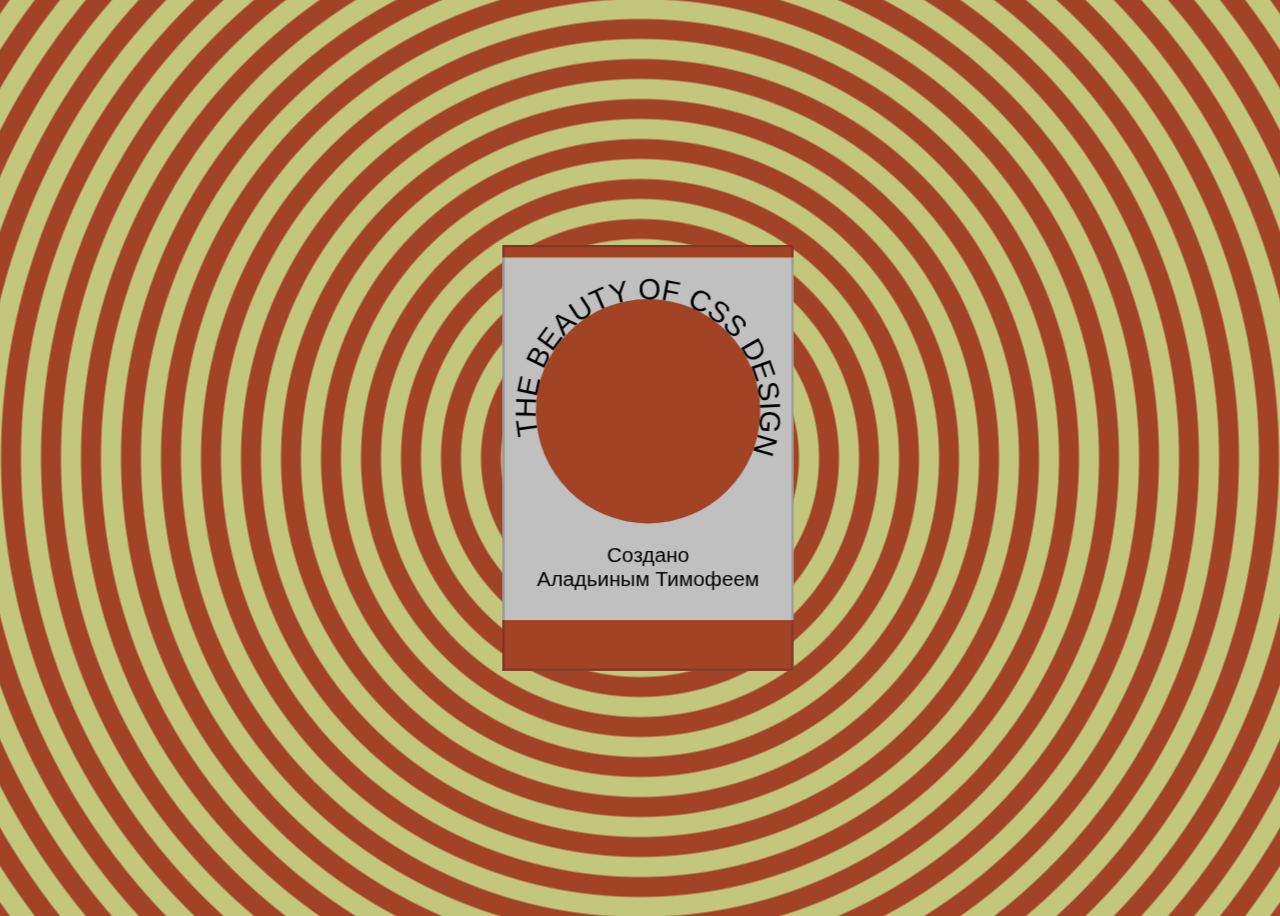
<file: example2/INS/3D/main.html>
<!DOCTYPE html>
<html lang="ru">

<head>
    <meta charset="UTF-8">
    <meta name="viewport" content="width=device-width, initial-scale=1.0">
    <meta http-equiv="X-UA-Compatible" content="ie=edge">
    <title></title>
    <link rel="stylesheet" type="text/css" href="style.css">
    <style></style>
</head>

<body>
    <div class="container">
        <div class="front">
            <div style="position: absolute; top: 0; left: 0; right: 0; height: 3%; background: #A24325"></div>
            <div style="position: absolute; bottom: 0; left: 0; right: 0; height: 12%; background: #A24325"></div>
            <div style="position: absolute; top: 70%; left: 0; right: 0; text-align: center; font-size: 20px;">
                Создано<br> Аладьиным Тимофеем
            </div>
            <svg viewBox="0 0 70 70" width="100%" style="position: absolute; top: 20px">
                <path d="
                M 35 62 
                A 27 27, 0, 1, 1, 35 8
                A 27 27, 0, 1, 1, 35 62
                Z
            " fill="#A24325" id="mytext" />
                <text style="font-family: inherit; font-size: 7px;">
                    <textPath xlink:href="#mytext" startOffset="21.5%">THE BEAUTY OF CSS DESIGN</textPath>
                </text>
            </svg>
        </div>
        <div class="back">
            <div style="position: absolute; top: 0; left: 0; right: 0; height: 3%; background: #A24325"></div>
            <div style="position: absolute; bottom: 0; left: 0; right: 0; height: 12%; background: #A24325"></div>
            <div style="position: absolute; top: 70%; left: 0; right: 0; text-align: center; font-size: 20px;">
                Создано<br> Аладьиным Тимофеем
            </div>
            <svg viewBox="0 0 70 70" width="100%" style="position: absolute; top: 20px">
                <path d="
                M 35 62 
                A 27 27, 0, 1, 1, 35 8
                A 27 27, 0, 1, 1, 35 62
                Z
            " fill="#A24325" id="mytext" />
                <text style="font-family: inherit; font-size: 7px;">
                    <textPath xlink:href="#mytext" startOffset="21.5%">THE BEAUTY OF CSS DESIGN</textPath>
                </text>
            </svg>
        </div>
        <div class="left">
            <div style="position: absolute; top: 0; left: 0; right: 0; height: 3%; background: #A24325"></div>
            <div style="position: absolute; bottom: 0; left: 0; right: 0; height: 12%; background: #A24325"></div>
        </div>
        <div class="right">
            <div style="position: absolute; top: 0; left: 0; right: 0; height: 3%; background: #A24325"></div>
            <div style="position: absolute; bottom: 0; left: 0; right: 0; height: 12%; background: #A24325"></div>
        </div>
        <div class="top">

        </div>
        <div class="bottom" style="font-size: 6px; padding: 4px; text-align: right;">
            Lorem ipsum dolor sit amet, consectetur adipiscing elit, sed do eiusmod tempor incididunt ut labore et dolore magna aliqua. Ut enim ad minim veniam, quis nostrud exercitation ullamco laboris nisi ut aliquip ex ea commodo consequat. Duis aute irure dolor in reprehenderit in voluptate velit esse cillum dolore eu fugiat nulla pariatur. Excepteur sint occaecat cupidatat non proident, sunt in culpa qui officia deserunt mollit anim id est laborum.
        </div>
    </div>
</body>
</file>
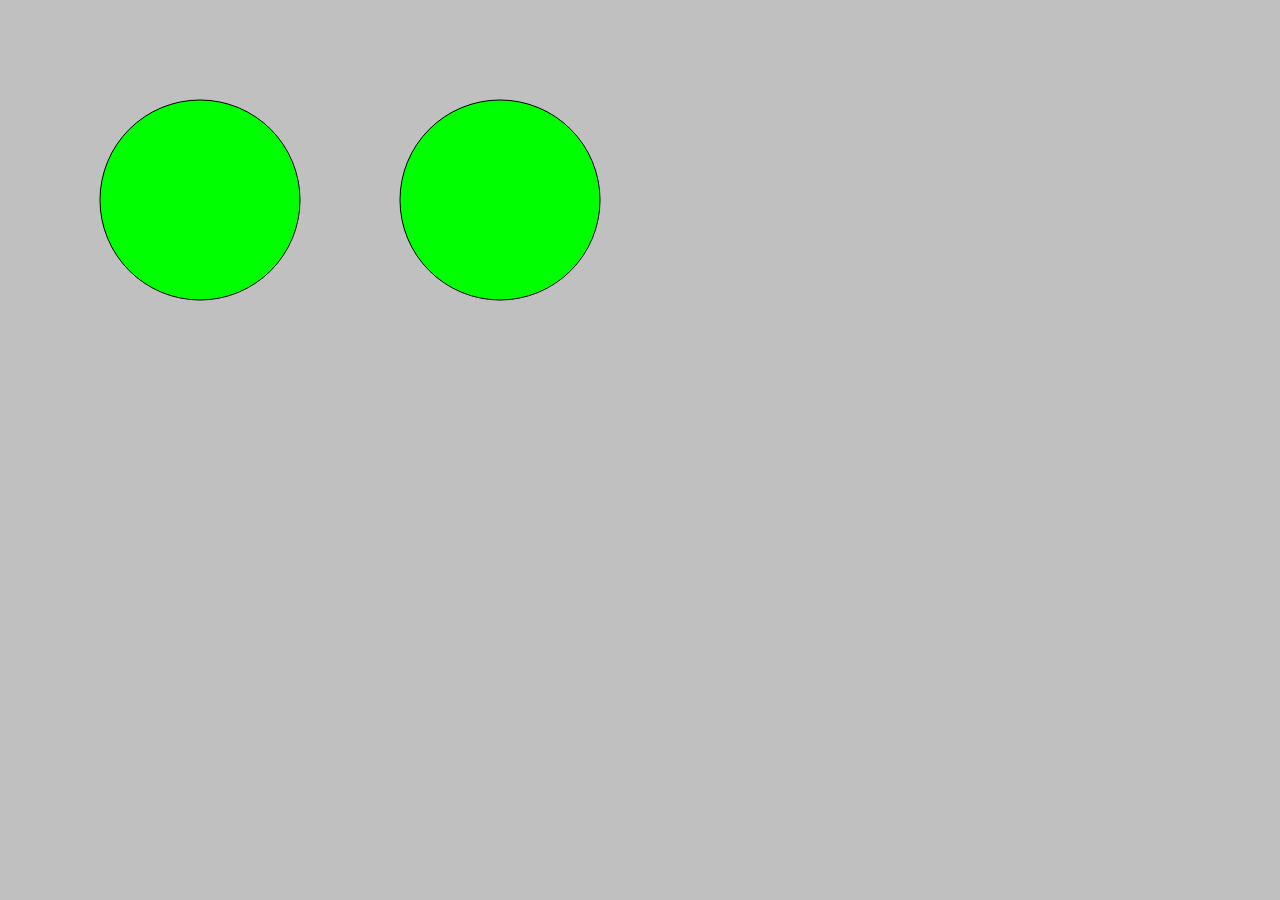
<file: example2/INS/balls1/main.html>
<!DOCTYPE html>
<html lang="ru">
<head>
    <meta charset="UTF-8">
    <meta name="viewport" content="width=device-width, initial-scale=1.0">
    <meta http-equiv="X-UA-Compatible" content="ie=edge">
    <title>points1</title>
    <style>
        * {
            box-sizing: border-box;
            margin: 0;
            background: rgb(192, 192, 192);
            overflow: hidden;
        }
        #wrapper {
            width: 100vw;
            height: 100vh;
        }
        .ball {
            position: absolute;
            border: 1px solid black;
            border-radius: 50%;
            width: 100px;
            height: 100px;
            background: rgba(255, 0, 0, 0.25);
        }
    </style>
</head>
<body>
    <div id="wrapper">
        <canvas id="maincanvas" style="width: 2000px; height: 2000px; border: black solid 0px;" width="2000px" height="2000px"></canvas>
    </div>
</body>
<script src="code.js"></script>
</html>
</file>
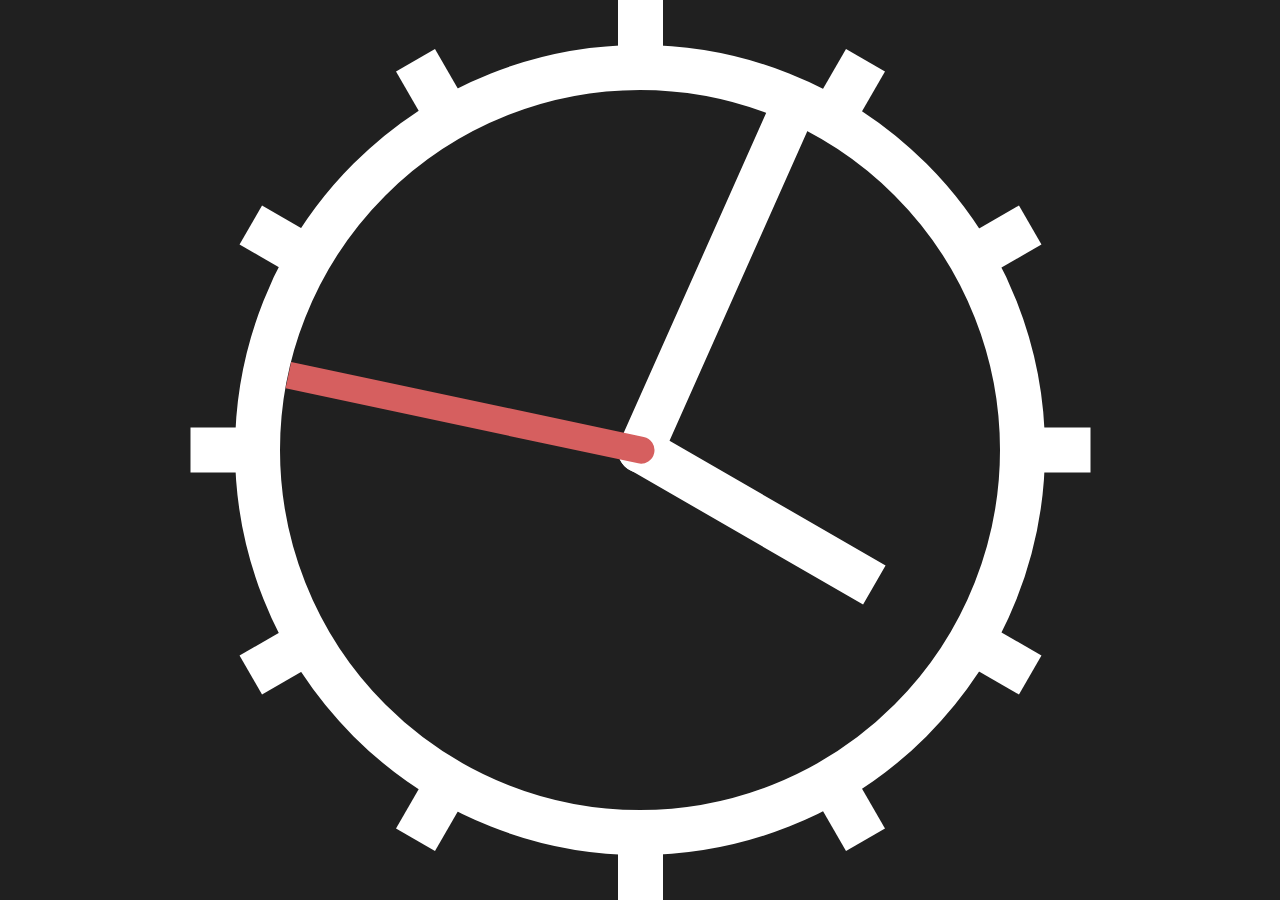
<file: example2/INS/clocks/clock1.html>
<!DOCTYPE html>
<html lang="ru">

<head>
    <link rel="shortcut icon" href="IMG/icon.gif" type="image/gif">
    <meta charset="UTF-8">
    <meta name="viewport" content="width=device-width, initial-scale=1.0">
    <meta http-equiv="X-UA-Compatible" content="ie=edge">
    <title>Проект Аладьина Тимофея 9 "Б"</title>
    <link rel="stylesheet" type="text/css" href="../../main_style/colors/color1.css">
    <style>
        :root {
            --first-color: var(--text-color2);
            --second-color: var(--background2);
        }
        body {
            background: var(--second-color);
        }
        *, *::after, *::before {
            box-sizing: border-box;
            font-family: Arial, Helvetica, sans-serif;
            font-size: 24px;
            background-size: 100% 100%;
            background-repeat: no-repeat;
            background-attachment: fixed;
            transition: background-image 2s;
        }

        .lines {
            position: absolute;
            width: 5vh;
            height: 50vh;
            top: 0;
            left: calc(50vw - 2.5vh);
            transform-origin: 50% 100%;
            transform: rotate(calc(30deg * 1));
            background: var(--first-color);
        }
        .lines:nth-child( 1) {transform: rotate(calc(30deg *  1));}
        .lines:nth-child( 2) {transform: rotate(calc(30deg *  2));}
        .lines:nth-child( 3) {transform: rotate(calc(30deg *  3));}
        .lines:nth-child( 4) {transform: rotate(calc(30deg *  4));}
        .lines:nth-child( 5) {transform: rotate(calc(30deg *  5));}
        .lines:nth-child( 6) {transform: rotate(calc(30deg *  6));}
        .lines:nth-child( 7) {transform: rotate(calc(30deg *  7));}
        .lines:nth-child( 8) {transform: rotate(calc(30deg *  8));}
        .lines:nth-child( 9) {transform: rotate(calc(30deg *  9));}
        .lines:nth-child(10) {transform: rotate(calc(30deg * 10));}
        .lines:nth-child(11) {transform: rotate(calc(30deg * 11));}
        .lines:nth-child(12) {transform: rotate(calc(30deg * 12));}
        #circle {
            position: absolute;
            width: 90vh;
            height: 90vh;
            top: 5vh;
            left: calc(50vw - 45vh);
            border: solid var(--first-color) 5vh;
            background: var(--second-color);
            border-radius: 50%;
        }
        #hour_array {
            position: absolute;
            width: 5vh;
            height: 32.5vh;
            top: 20vh;
            left: calc(50vw - 5vh / 2);
            transform-origin: 50% calc(100% - 5vh / 2);
            border-radius: 0 0 100vw 100vw;
            background: var(--first-color);
        }
        #minute_array {
            position: absolute;
            width: 5vh;
            height: 45vh;
            top: 7.5vh;
            left: calc(50vw - 5vh / 2);
            transform-origin: 50% calc(100% - 5vh / 2);
            border-radius: 0 0 100vw 100vw;
            background: var(--first-color);
        }
        #second_array {
            position: absolute;
            width: 3vh;
            height: 41.5vh;
            top: 10vh;
            left: calc(50vw - 3vh / 2);
            transform-origin: 50% calc(100% - 3vh / 2);
            border-radius: 0 0 100vw 100vw;
            background: var(--my-red);
        }
    </style>
</head>
<body>
    <div class='lines'></div>
    <div class='lines'></div>
    <div class='lines'></div>
    <div class='lines'></div>
    <div class='lines'></div>
    <div class='lines'></div>
    <div class='lines'></div>
    <div class='lines'></div>
    <div class='lines'></div>
    <div class='lines'></div>
    <div class='lines'></div>
    <div class='lines'></div>
    <div id='circle'></div>
    <div id='hour_array'></div>
    <div id='minute_array'></div>
    <div id='second_array'></div>
</body>
<script>
    setInterval(function() {
        document.querySelector('#hour_array').style.transform='rotate(calc(360deg / 12 * '+(new Date().getHours())+'))';
        document.querySelector('#minute_array').style.transform='rotate(calc(360deg / 60 * '+(new Date().getMinutes())+'))';
        document.querySelector('#second_array').style.transform='rotate(calc(360deg / 60 * '+(new Date().getSeconds())+'))';
    }, 1);
</script>
</html>
</file>
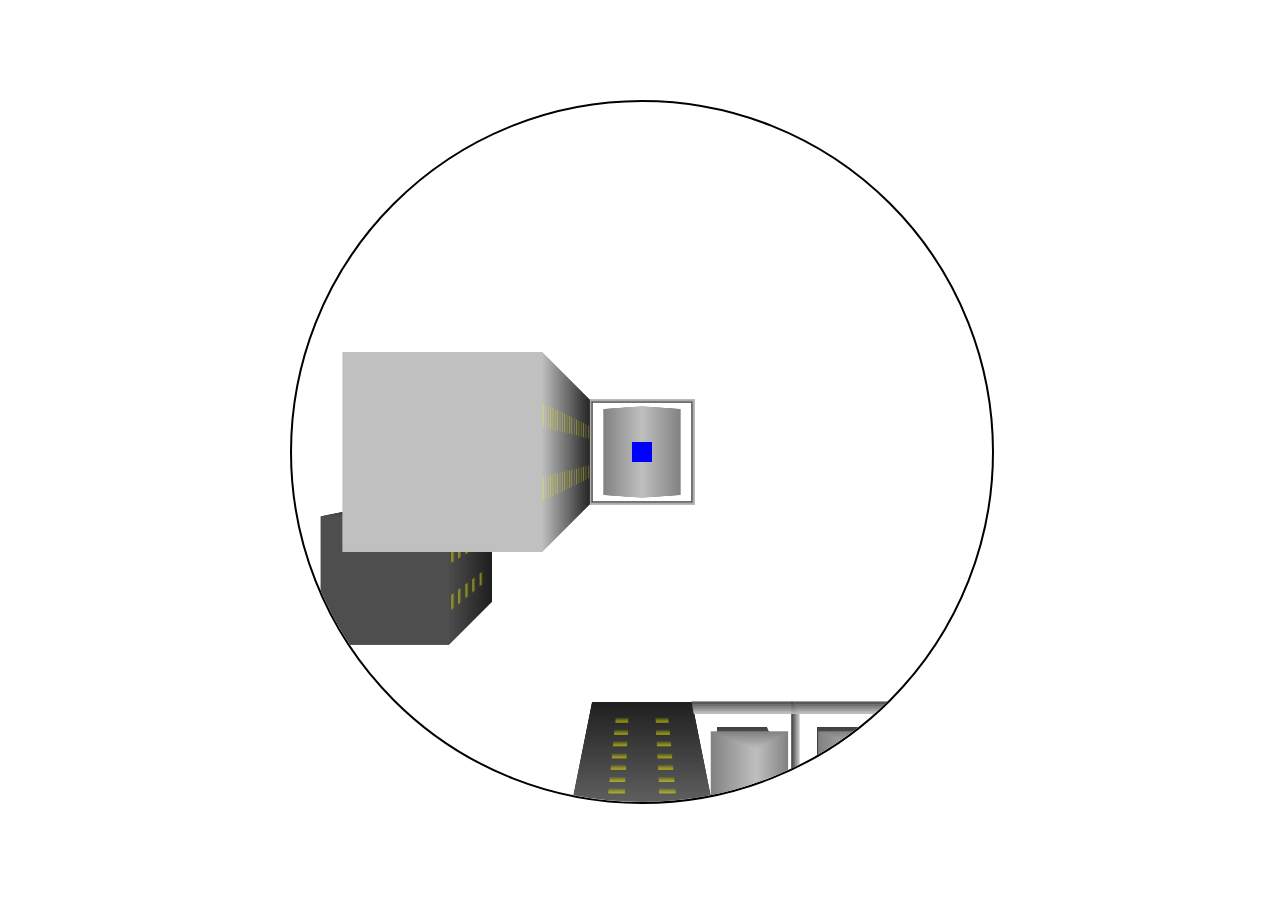
<file: example2/INS/game1/main.html>
<!DOCTYPE html>
<html lang="ru">
<head>
    <meta charset="UTF-8">
    <meta name="viewport" content="width=device-width, initial-scale=1.0">
    <meta http-equiv="X-UA-Compatible" content="ie=edge">
    <title>Document</title>
</head>
<body style="background: white;">
    <div style="border: solid 2px; width: 700px; height: 700px; border-radius: 10000px; position: absolute; top: calc(50% - 350px); left: calc(50% - 350px); overflow: hidden; background: white;">
        <div style='background: blue; width: 20px; height: 20px; position: absolute; top: 340px; left: 340px;'></div>
        <canvas id="main_canvas" width="700px" height="700px" style="width: 700px; height: 700px;"></canvas>
    </div>
    <script>
        var pause_flag=true;
        var main=document.getElementById('main_canvas');
        var main_canvas=main.getContext('2d');

        var arr_2d=new Array(Math.pow(700, 2));
        var speed_forward=0.1;
        var speed_forward_max=3;
        var braking_flag=0;
        var speed_angle=6;
        var turning_flag=0;
        var city=new Array(7*7);
        city=[
            [[0, 000], [0, 000], [0, 000], [0, 000], [0, 000], [0, 000], [0, 000]],
            [[0, 000], [0, 000], [0, 000], [0, 100], [0, 200], [0, 000], [0, 000]],
            [[0, 000], [0, 000], [0, 000], [0, 700], [0, 000], [0, 000], [0, 000]],
            [[0, 000], [0, 000], [0, 000], [1, 000], [0, 000], [0, 000], [0, 300]],
            [[0, 000], [0, 000], [0, 000], [0, 000], [0, 000], [0, 000], [1, 000]],
            [[0, 000], [0, 000], [0, 000], [0, 000], [0, 000], [0, 000], [1, 000]],
            [[0, 000], [0, 000], [0, 000], [0, 000], [0, 000], [0, 000], [0, 000]]
        ];
        var k_see=2;
        var x_see=350;
        var y_see=350;
        var direction=0;
        var time=0;

        var house_arr=[
            function(x, y, w, h, i) {
                main_canvas.fillStyle='rgba('+(32+160/700*i)+','+(32+160/700*i)+','+(32+160/700*i)+', 1)';
                if(i%33>10 && i%33<25 && i>33) {
                    main_canvas.fillRect(x, y, w/4, h/4);
                    main_canvas.fillRect(x+w/8*3, y, w/4, h/4);
                    main_canvas.fillRect(x+w/8*6, y, w/4, h/4);

                    main_canvas.fillRect(x, y+h/8*3, w/4, h/4);
                    main_canvas.fillRect(x+w/8*6, y+h/8*3, w/4, h/4);

                    main_canvas.fillRect(x, y+h/8*6, w/4, h/4);
                    main_canvas.fillRect(x+w/8*3, y+h/8*6, w/4, h/4);
                    main_canvas.fillRect(x+w/8*6, y+h/8*6, w/4, h/4);

                    main_canvas.fillStyle='rgba(255, 255, 0, 0.1)';
                    main_canvas.fillRect(x+w/8*2, y, w/8, h);
                    main_canvas.fillRect(x+w/8*5, y, w/8, h);
                    main_canvas.fillRect(x, y+h/8*2, w, h/8);
                    main_canvas.fillRect(x, y+h/8*5, w, h/8);
                }
                else
                    main_canvas.fillRect(x, y, w, h);

            },
            function(x, y, w, h, i) {
                main_canvas.fillStyle='rgba('+(64+128/100*i)+','+(64+128/100*i)+','+(64+128/100*i)+', 1)';
                main_canvas.strokeStyle='rgba('+(64+128/33*i)+','+(64+128/33*i)+','+(64+128/33*i)+', 1)';
                if(i<=33) {
                    main_canvas.strokeRect(x, y, w, h);
                }
                if(i<=50) {
                    main_canvas.fillRect(x+w/4, y+h/4, w/2, h/2);
                }
                else if(i<=100) {
                    main_canvas.fillRect(x+w/8+(w/4*3/75*(i-50)*1.5/2), y+h/10, w/4*3-(w/4*3/75*(i-50)*1.5), h/5*4);
                } 
            }
        ];

        document.onkeydown = function(event) {
            if(event.keyCode==65) {
                turning_flag=-1;
            }
            if(event.keyCode==68) {
                turning_flag=1;
            }
            if(event.keyCode==83) {
                braking_flag=1;
            }
            if(event.keyCode==27) {
                pause_flag=!pause_flag;
            }
        }
        document.onkeyup = function(event) {
            if(event.keyCode==65 || event.keyCode==68) {
            }
            if(event.keyCode==83) {
                braking_flag=0;
            }
        }

        setInterval(function() {
            if(pause_flag==false) {
                y_see-=speed_forward*Math.cos(direction/180*Math.PI);
                x_see-=speed_forward*Math.sin(direction/180*Math.PI);
                if(!braking_flag) {
                    if(speed_forward<speed_forward_max)
                        speed_forward*=1.01;
                    if(speed_forward>speed_forward_max)
                        speed_forward=speed_forward_max;
                }
                else {
                    if(speed_forward>0.1)
                        speed_forward/=1.01;
                }
                if((turning_flag || direction%90!=0)/* && (city[x_see][])*/) { //!!!!!!!!!!!!!!!!!!!!!!!!!!!!!!!!!!!!!!
                    direction-=turning_flag*speed_angle;
                    direction+=360;
                    if(direction%90==0) turning_flag=0;
                    main.style.transform='rotate('+direction+'deg)';
                }
            }
        }, 10);
        setInterval(function() {
            main_canvas.clearRect(0, 0,700, 700);
            for(var h=0; h<700; h+=2) {
                for(var i=0; i<city.length; i++) {
                    for(var j=0; j<city[i].length; j++) {
                        if(((city[i][j][1] && city[i][j][1]>=h) || city[i][j][0]==1) && i*100>x_see-500 && i*100<x_see+500 && j*100>y_see-500 && j*100<y_see+500) {
                            house_arr[city[i][j][0]](((i*100)-x_see)/((k_see-1)*700)*((k_see-1)*700+h)+350, ((j*100)-y_see)/((k_see-1)*700)*((k_see-1)*700+h)+350, 
                                        ( ((i*100+100)-x_see)/((k_see-1)*700)*((k_see-1)*700+h) )-( ((i*100)-x_see)/((k_see-1)*700)*((k_see-1)*700+h) ), 
                                        ( ((j*100+100)-y_see)/((k_see-1)*700)*((k_see-1)*700+h) )-( ((j*100)-y_see)/((k_see-1)*700)*((k_see-1)*700+h) ), h);
                        }
                    }
                }
            }
        }, 20);
    </script>
</body>
</html>
</file>
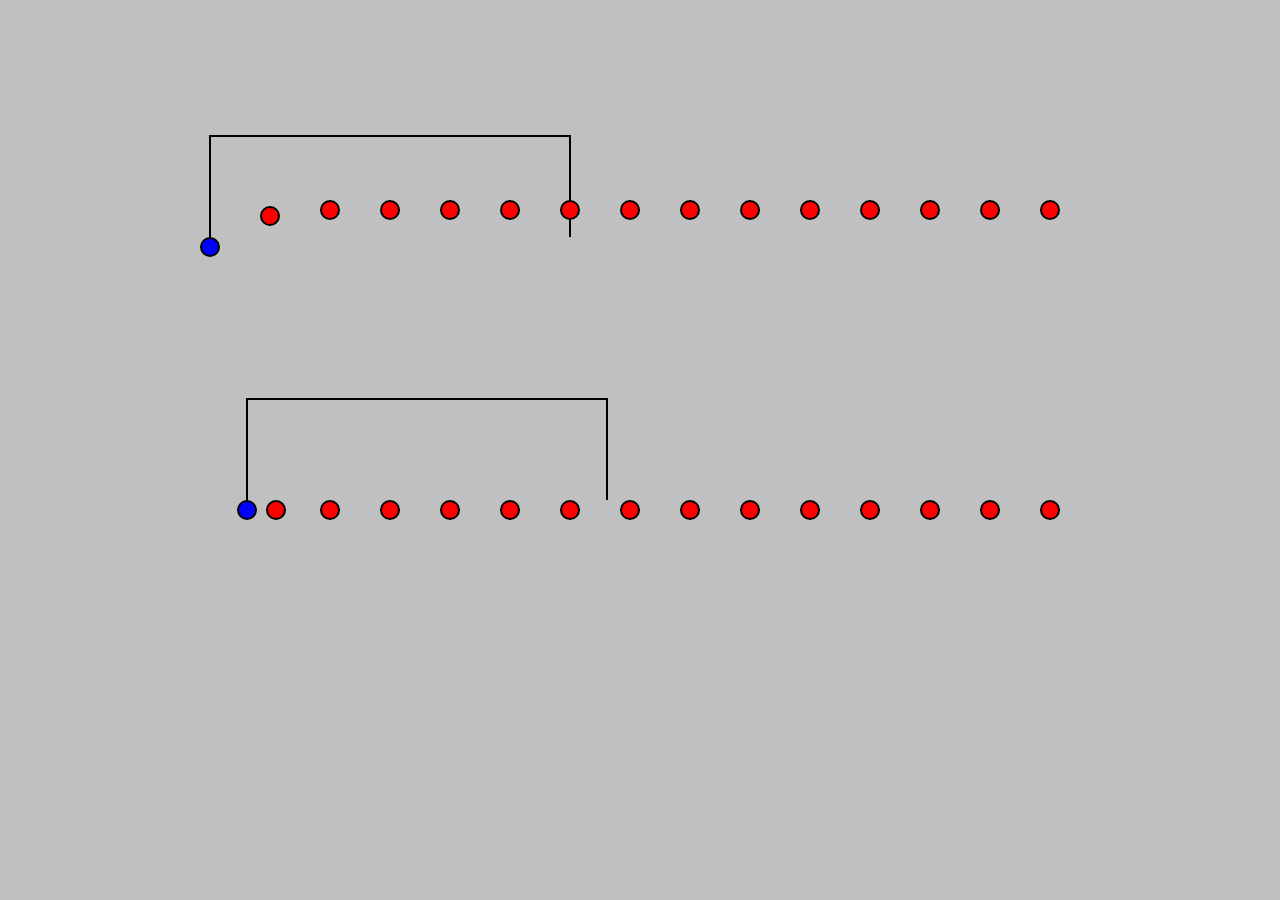
<file: example2/INS/physics1/main.html>
<!DOCTYPE html>
<html lang="ru">
<head>
    <meta charset="UTF-8">
    <meta name="viewport" content="width=device-width, initial-scale=1.0">
    <meta http-equiv="X-UA-Compatible" content="ie=edge">
    <title>points1</title>
    <style>
        * {
            box-sizing: border-box;
            margin: 0;
            background: rgb(192, 192, 192);
            overflow: hidden;
        }
        #wrapper {
            width: 100vw;
            height: 100vh;
        }
        .ball {
            position: absolute;
            border: 2px solid black;
            border-radius: 10000px;
            width: 20px;
            height: 20px;
            background: red;
        }
        .row {
            position: absolute;
            top: 0;
            left: 0;
            overflow: visible;
        }
        .active {
            background: blue;
            overflow: visible;
        }
        .active:first-child::after {
            content: '';
            display: block;
            position: absolute;
            bottom: 18px;
            left: 7px;
            width: 358px;
            height: 100px;
            background: transparent;
            border-width: 2px 2px 0 2px;
            border-style: solid;
            border-color: black;
            z-index: 0;
        }
    </style>
</head>
<body>
    <div id="wrapper">
    </div>
</body>
<script src="code.js"></script>
</html>
</file>
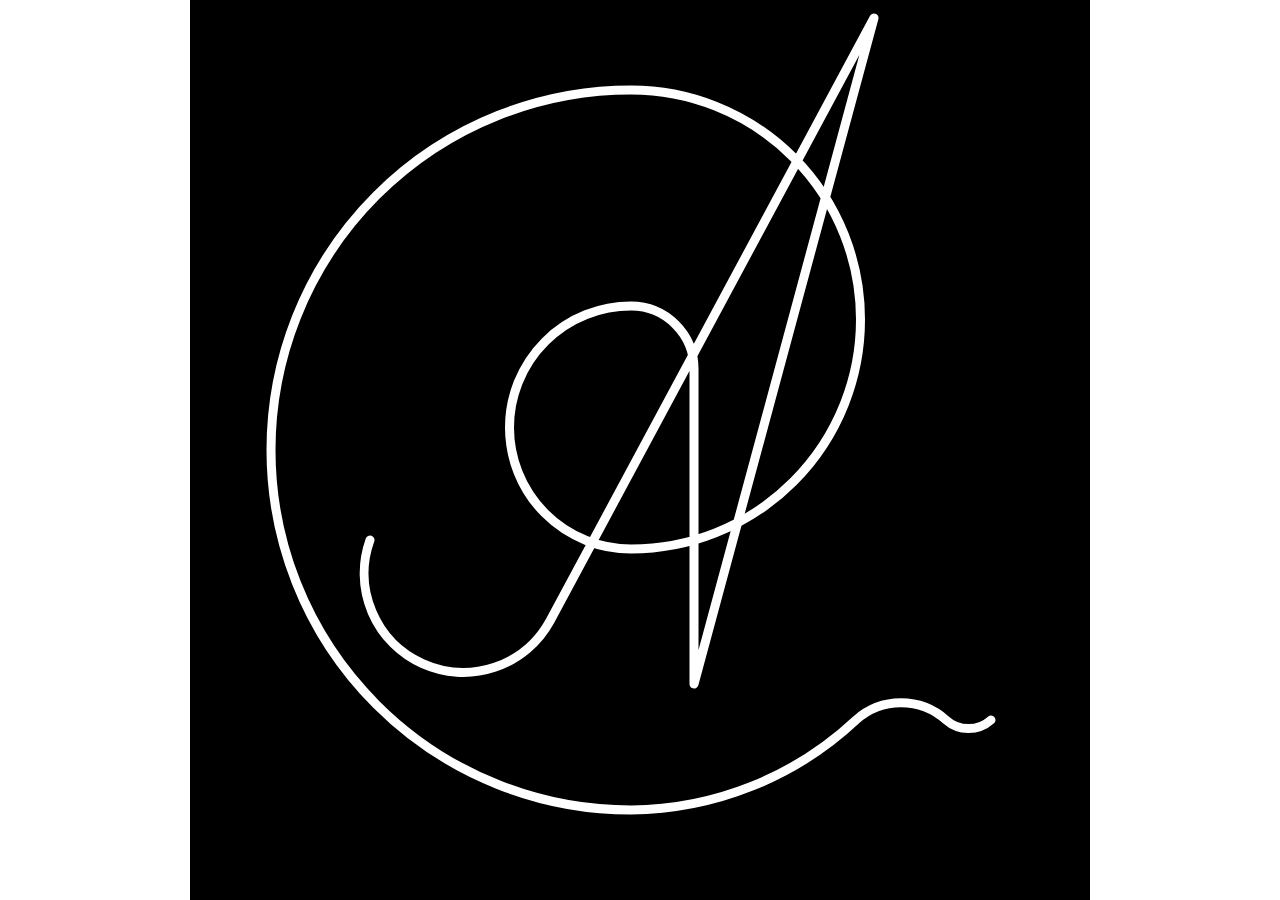
<file: example2/INS/signature/main.html>
<html>

<head>
    <title>signature</title>
</head>
<style>
    * {
        margin: 0;
        overflow: hidden;
        box-sizing: border-box;
    }
    body {
        width: 100vh;
        margin: auto;
    }
    svg>#path {
        stroke-linecap: round;
        stroke-linejoin: round;
        stroke-dasharray: 524;
    }
    svg:hover>#path {
        animation: move 4s linear;
    }
    @keyframes move {
        0% {
            stroke-dashoffset: 0;
        }
        100% {
            stroke-dashoffset: -1048;
        }
    }
</style>
</head>

<body>
    <svg viewBox="0 0 100 100" height="100%" style="background: black;">
        <path d="
        M 20 60
        A 11 11, 0, 0, 0, 40 69
        L 76 2
        L 56 76
        L 56 41
        A 7 7, 0, 0, 0, 49 34
        A 1 1, 0, 0, 0, 49 61
        A 1 1, 0, 0, 0, 49 10
        A 1 1, 0, 0, 0, 49 90
        A 37 37, 0, 0, 0, 74 80
        A 7.5 7.5, 0, 0, 1, 84 80
        A 3.75 3.75, 0, 0, 0, 89 80
        " stroke="white" fill='transparent' id="path" />
        <text style="font-family: inherit; font-size: 3px;">
            <textPath xlink:href="#path" startOffset="0"></textPath>
        </text>
    </svg>
</body>

</html>
</file>
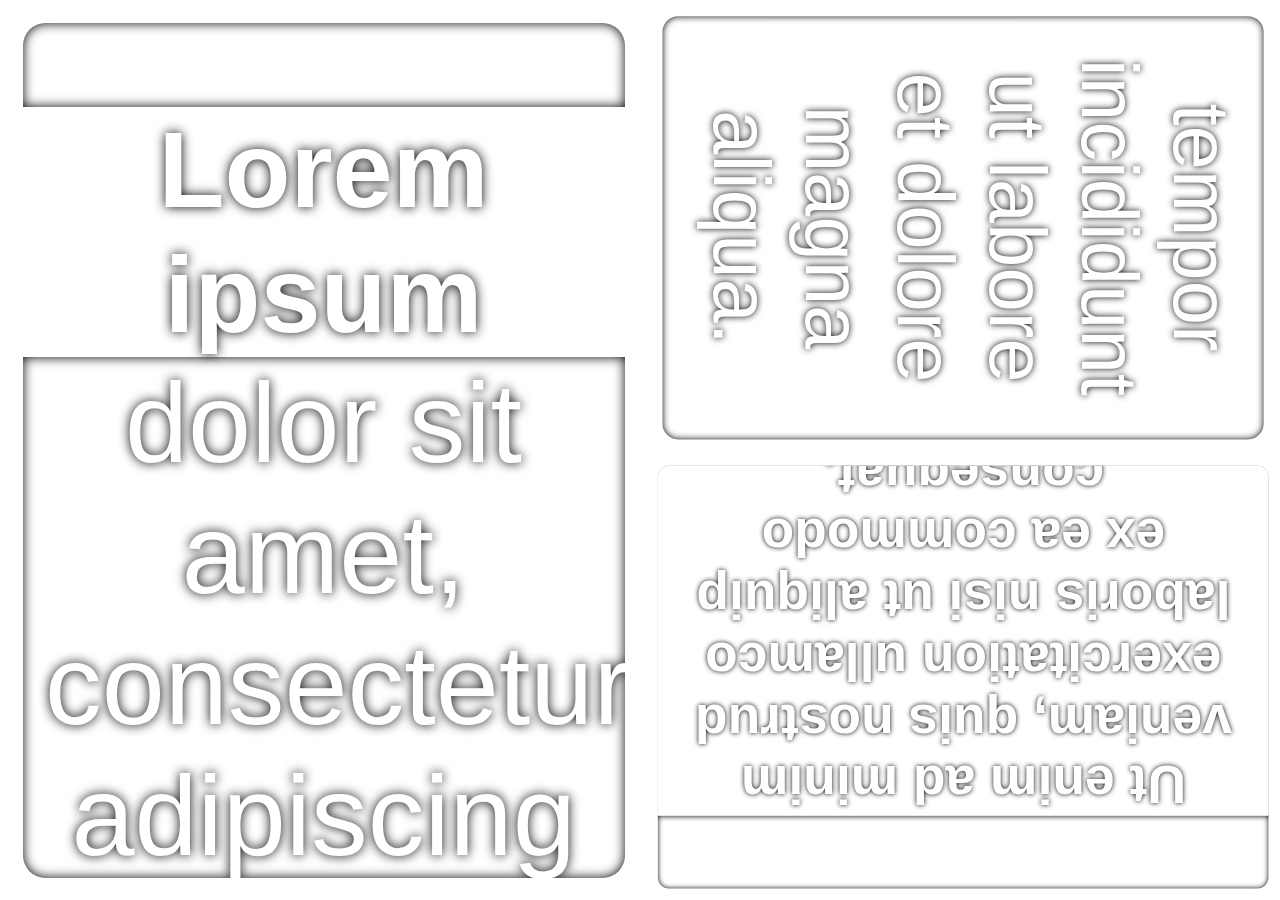
<file: example2/INS/site1/main.html>
<!DOCTYPE html>
<html lang="en">
<head>
    <link rel="shortcut icon" href="icon.gif" type="image/gif">
    <meta charset="UTF-8">
    <meta name="viewport" content="width=device-width, initial-scale=1.0">
    <meta http-equiv="X-UA-Compatible" content="ie=edge">
    <title>your soul is mine</title>
    <link rel="stylesheet" type="text/css" href="style.css">
</head>
<body>
    <div id='wrapper'>
        <div class="pages">
            <br>
            <h1>Lorem ipsum</h1>
            <p>dolor sit amet,</p>
            <p>consectetur</p>
            <p>adipiscing elit,</p>
            <h1>sed do eiusmod</h1>
        </div>
        <div class="pages">
            <p>tempor incididunt ut labore et dolore magna aliqua.</p>
        </div>
        <div class="pages">
            <h1 style="margin-top: 125px;">Ut enim ad minim veniam, quis nostrud exercitation ullamco laboris nisi ut aliquip ex ea commodo consequat.</h1>
        </div>
    </div>
    <div id=point></div>
</body>
<script src='code.js'></script>
</html>
</file>
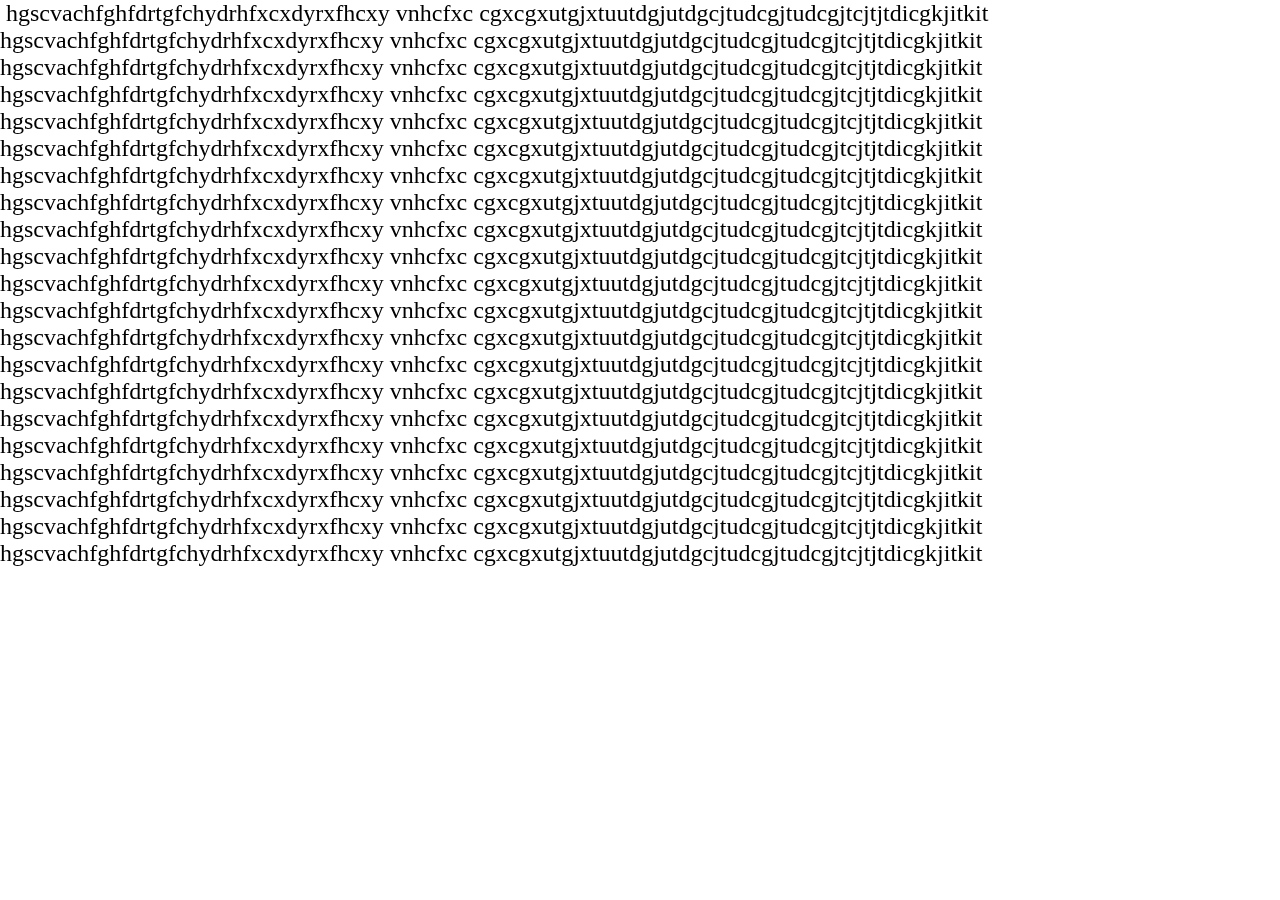
<file: example2/INS/test-svg/main.html>
<html>

<head>
    <title>svg-test</title>
</head>
<style>
    * {
        margin: 0;
        overflow: hidden;
        box-sizing: border-box;
    }
    body {
        font-size: 24px;
        filter: url(#filter);
        margin: auto;
    }
    div {
        background: url(https://static.life.ru/posts/2018/12/1176946/ce8a6a559f6c9a5ebdba3ced60709b51__980x.png);
        background-size: 100% 100%;
        height: 100vh;
        width: 100vh;
    }
    svg>#path {
        stroke-dasharray: 524;
    }
    svg:hover>#path {
    }
</style>
</head>

<body>
    <svg width="0" height='0'>
      <defs>
        <filter id="filter">
          <feTurbulence type="fractalNoise" baseFrequency="0 0.15" numOctaves="1" result="warp" />
          <feDisplacementMap xChannelSelector="R" yChannelSelector="G" scale="30" in="SourceGraphic" in2="warp" />
        </filter>
      </defs>
    </svg>
    hgscvachfghfdrtgfchydrhfxcxdyrxfhcxy vnhcfxc cgxcgxutgjxtuutdgjutdgcjtudcgjtudcgjtcjtjtdicgkjitkit
    hgscvachfghfdrtgfchydrhfxcxdyrxfhcxy vnhcfxc cgxcgxutgjxtuutdgjutdgcjtudcgjtudcgjtcjtjtdicgkjitkit
    hgscvachfghfdrtgfchydrhfxcxdyrxfhcxy vnhcfxc cgxcgxutgjxtuutdgjutdgcjtudcgjtudcgjtcjtjtdicgkjitkit
    hgscvachfghfdrtgfchydrhfxcxdyrxfhcxy vnhcfxc cgxcgxutgjxtuutdgjutdgcjtudcgjtudcgjtcjtjtdicgkjitkit
    hgscvachfghfdrtgfchydrhfxcxdyrxfhcxy vnhcfxc cgxcgxutgjxtuutdgjutdgcjtudcgjtudcgjtcjtjtdicgkjitkit
    hgscvachfghfdrtgfchydrhfxcxdyrxfhcxy vnhcfxc cgxcgxutgjxtuutdgjutdgcjtudcgjtudcgjtcjtjtdicgkjitkit
    hgscvachfghfdrtgfchydrhfxcxdyrxfhcxy vnhcfxc cgxcgxutgjxtuutdgjutdgcjtudcgjtudcgjtcjtjtdicgkjitkit
    hgscvachfghfdrtgfchydrhfxcxdyrxfhcxy vnhcfxc cgxcgxutgjxtuutdgjutdgcjtudcgjtudcgjtcjtjtdicgkjitkit
    hgscvachfghfdrtgfchydrhfxcxdyrxfhcxy vnhcfxc cgxcgxutgjxtuutdgjutdgcjtudcgjtudcgjtcjtjtdicgkjitkit
    hgscvachfghfdrtgfchydrhfxcxdyrxfhcxy vnhcfxc cgxcgxutgjxtuutdgjutdgcjtudcgjtudcgjtcjtjtdicgkjitkit
    hgscvachfghfdrtgfchydrhfxcxdyrxfhcxy vnhcfxc cgxcgxutgjxtuutdgjutdgcjtudcgjtudcgjtcjtjtdicgkjitkit
    hgscvachfghfdrtgfchydrhfxcxdyrxfhcxy vnhcfxc cgxcgxutgjxtuutdgjutdgcjtudcgjtudcgjtcjtjtdicgkjitkit
    hgscvachfghfdrtgfchydrhfxcxdyrxfhcxy vnhcfxc cgxcgxutgjxtuutdgjutdgcjtudcgjtudcgjtcjtjtdicgkjitkit
    hgscvachfghfdrtgfchydrhfxcxdyrxfhcxy vnhcfxc cgxcgxutgjxtuutdgjutdgcjtudcgjtudcgjtcjtjtdicgkjitkit
    hgscvachfghfdrtgfchydrhfxcxdyrxfhcxy vnhcfxc cgxcgxutgjxtuutdgjutdgcjtudcgjtudcgjtcjtjtdicgkjitkit
    hgscvachfghfdrtgfchydrhfxcxdyrxfhcxy vnhcfxc cgxcgxutgjxtuutdgjutdgcjtudcgjtudcgjtcjtjtdicgkjitkit
    hgscvachfghfdrtgfchydrhfxcxdyrxfhcxy vnhcfxc cgxcgxutgjxtuutdgjutdgcjtudcgjtudcgjtcjtjtdicgkjitkit
    hgscvachfghfdrtgfchydrhfxcxdyrxfhcxy vnhcfxc cgxcgxutgjxtuutdgjutdgcjtudcgjtudcgjtcjtjtdicgkjitkit
    hgscvachfghfdrtgfchydrhfxcxdyrxfhcxy vnhcfxc cgxcgxutgjxtuutdgjutdgcjtudcgjtudcgjtcjtjtdicgkjitkit
    hgscvachfghfdrtgfchydrhfxcxdyrxfhcxy vnhcfxc cgxcgxutgjxtuutdgjutdgcjtudcgjtudcgjtcjtjtdicgkjitkit
    hgscvachfghfdrtgfchydrhfxcxdyrxfhcxy vnhcfxc cgxcgxutgjxtuutdgjutdgcjtudcgjtudcgjtcjtjtdicgkjitkit
</body>
<script>
    var i=0;
    setInterval(function() {
        i=(i+10)%360;
        var j=Math.sin(i/360*Math.PI);
        document.querySelector('#filter feTurbulence').setAttribute('baseFrequency', '0.9 0.9');
        document.querySelector('#filter feTurbulence').setAttribute('numOctaves', 10);
        document.querySelector('#filter feDisplacementMap').setAttribute('scale', ((Math.random()-0.5)*10)+'');
    }, 100);
</script>

</html>
</file>
<file: example2/INS/3D/style.css>
:root {
    --width: 280px;
    --height: 410px;
    --length: 56px;
}

* {
    box-sizing: border-box;
}

body {
    perspective: 750px;
    perspective-origin: center center;
    display: flex;
    justify-content: center;
    align-items: center;
    width: 100vw;
    height: 100vh;
    --color1: #C3C77D;
    --color2: #A24325;
    background: repeating-radial-gradient(circle, var(--color1), var(--color1) 18px, var(--color2) 20px, var(--color2) 38px, var(--color1) 40px);
    overflow: hidden;
}

.container {
    width: 0;
    height: 0;
    transform-style: preserve-3d;
    animation: rotate 20s infinite linear;
}

.container>div {
    transform-origin: center;
    position: absolute;
    font-family: Arial, Helvetica, sans-serif;
    background: rgb(192, 192, 192);
}
.container>div::after {
    box-sizing: border-box;
    display: block;
    position: absolute;
    content: " ";
    top: 0;
    left: 0;
    width: 100%;
    height: 100%;
    border: solid 2px rgba(0, 0, 0, 0.2);
}

.container>.back {
    margin: calc(var(--height) / -2) calc(var(--width) / -2);
    width: var(--width);
    height: var(--height);
    transform: translateZ(calc(var(--length)/-2)) scaleX(-1);
}

.container>.front {
    margin: calc(var(--height) / -2) calc(var(--width) / -2);
    width: var(--width);
    height: var(--height);
    transform: translateZ(calc(var(--length)/2));
}

.container>.top {
    margin: calc(var(--length) / -2) calc(var(--width) / -2);
    width: var(--width);
    height: var(--length);
    transform: translateY(calc(var(--height) / -2)) rotateX(90deg);
    background: #A24325;
}

.container>.bottom {
    margin: calc(var(--length) / -2) calc(var(--width) / -2);
    width: var(--width);
    height: var(--length);
    transform: translateY(calc(var(--height) / 2)) rotateX(90deg);
    background: #A24325;
}

.left {
    margin: calc(var(--height) / -2) calc(var(--length) / -2);
    width: var(--length);
    height: var(--height);
    transform: translateX(calc(var(--width) / -2)) rotateY(90deg);
}

.right {
    margin: calc(var(--height) / -2) calc(var(--length) / -2);
    width: var(--length);
    height: var(--height);
    transform: translateX(calc(var(--width) / 2)) rotateY(90deg);
}

@keyframes rotate {
    100% {
        transform: rotateY(2turn) rotateZ(3turn);
    }
}
</file>
<file: example2/main_style/colors/color1.css>
:root {
    --my-green: #5fd698;
    --my-blue: #5f98d6;
    --my-red: #d65f5f;
    --my-brown: rgb(128, 64, 0);
    --background1: black;
    --background2: #202020;
    --background3: white;
    --background4: var(--my-green);
    --text-color1: white;
    --text-color2: white;
    --text-color3: rgb(64, 64, 64);
    --text-color4: white;
    --href-background: transparent;
    --href-text-color: var(--my-blue);
    --href-color: var(--my-blue);
    --selection-background: var(--my-green);
    --selection-text-color: white;
}
</file>
<file: example2/INS/site1/style.css>
* {
    margin: 0;
    box-sizing: border-box;
    font-family: Arial, Helvetica, sans-serif;
    padding: 0;
    text-align: center;
    font-size: calc(1vh * 6);
    color: white;
    transition: all 1s;
}
body {
    --background-color: white;
    --main-background-color: white;
    --border-color: white;
    --shadow-color: black;
    --border-width: 0px;
    --margin: calc(1vh * 2.5);
    --padding: calc(1vh * 2.5);
}

h1 {
    font-size: calc(1vh * 12);
    margin: 0 calc(-1 * var(--padding) - calc(1vh * 25)); 
    padding: 0 calc(var(--padding) + calc(1vh * 25));
    background: var(--background-color);
    background-attachment: fixed;
    box-shadow: 0 0 calc(1vh * 1.25) 0px var(--shadow-color);
    text-shadow: 0 0 calc(1vh * 1.25) var(--shadow-color);
    border: solid 0 var(--border-color);
}
p {
    font-size: calc(1vh * 12.6);
    text-shadow: 0 0 calc(1vh * 1.25) var(--shadow-color);
}

body {
    overflow: hidden;
    background: var(--main-background-color);
}
#wrapper {
    position: absolute;
    left: 0;
    width: 100vw;
    height: calc(1vh * 100);
    background: transparent;
    transition-property: transform;
    transition-duration: 3s;
}
#wrapper div.pages {
    position: absolute;
    bottom: 100%;
    left: 100%;
    transform-origin: bottom left;
    background: transparent;
    transition: transform 0s;
}
#wrapper div.content {
    overflow: hidden;
    margin: var(--margin);
    width: calc(100% - 2 * var(--margin));
    height: calc(100% - 2 * var(--margin));
    background: var(--background-color);
    border: solid var(--border-width) var(--border-color);
    border-radius: calc(calc(1vh * 2.5) + var(--border-width));
    padding: var(--padding);
    box-shadow: inset 0 0 calc(1vh * 1.25) 0px var(--shadow-color);
}
#point {
    position: absolute;
    top: 0;
    left: 0;
    background: red;
    width: calc(1vh * 1.25);
    height: calc(1vh * 1.25);
    visibility: hidden;
}
</file>
